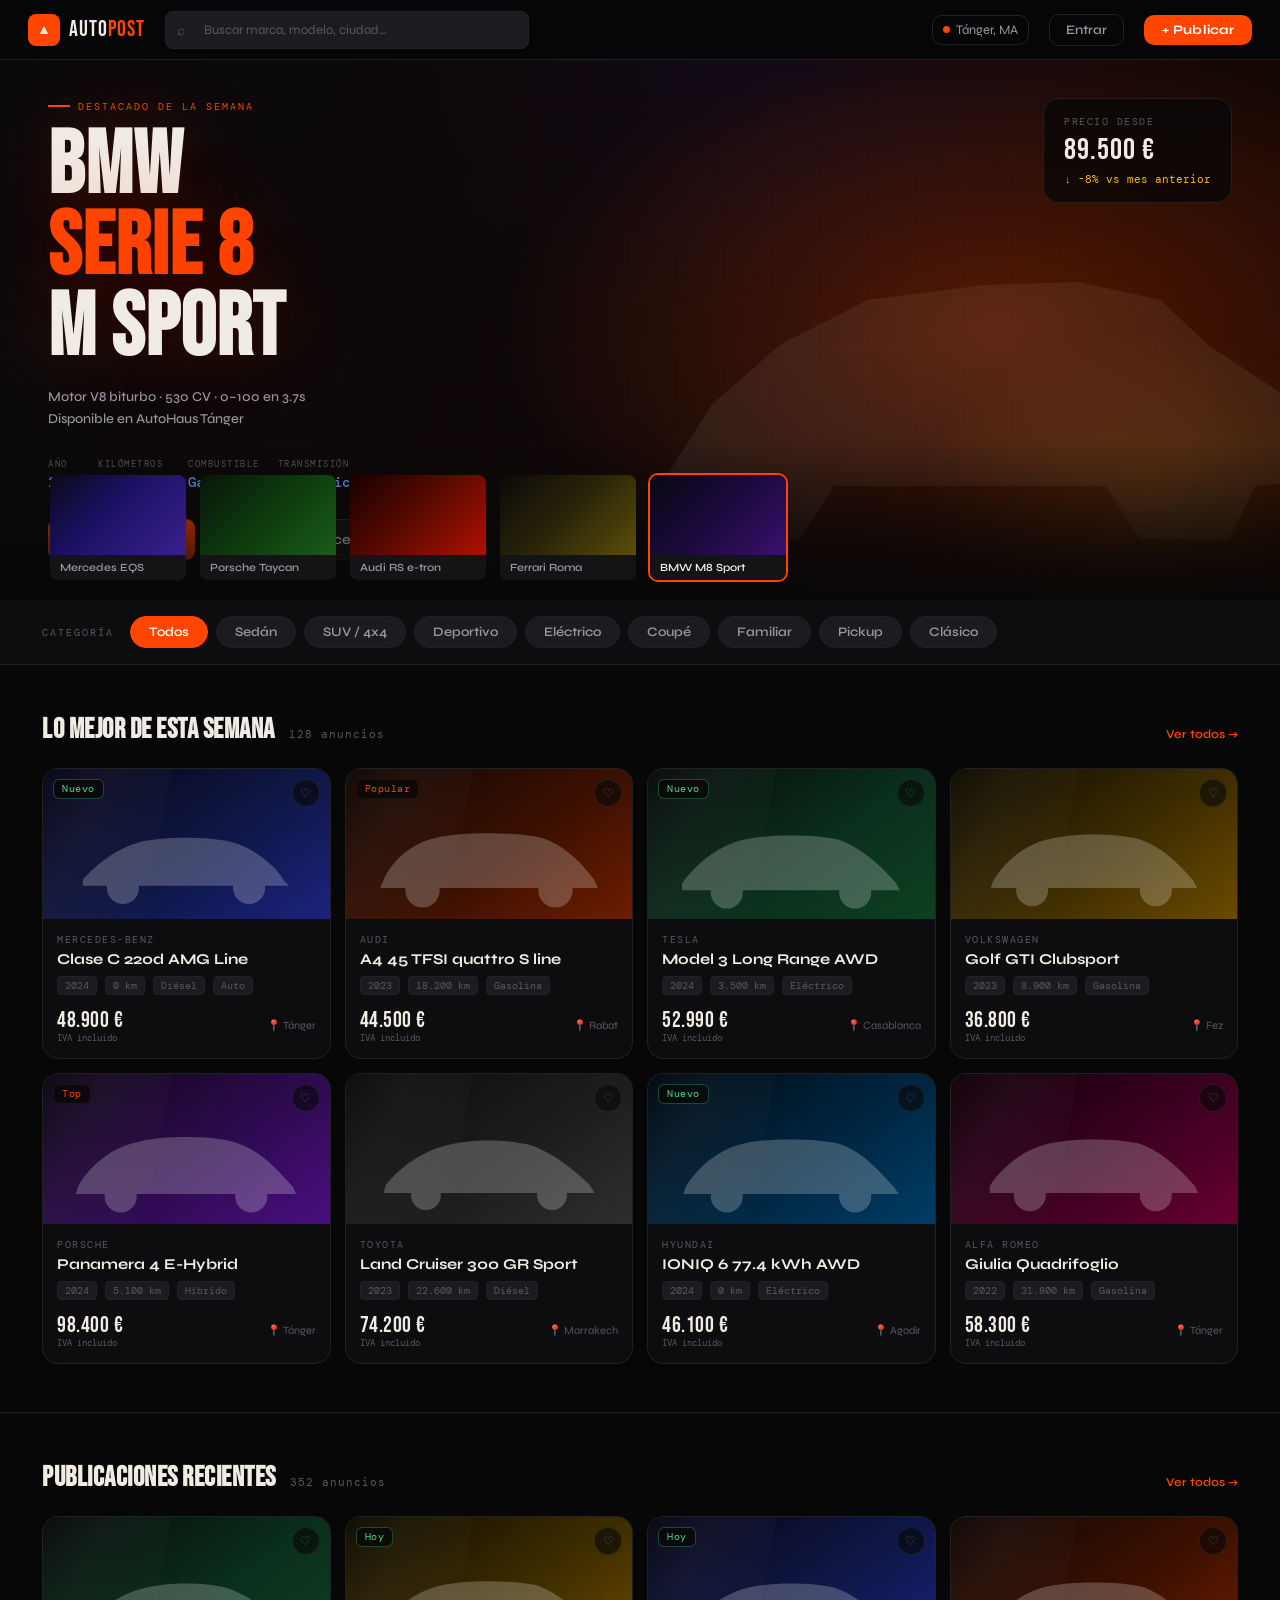
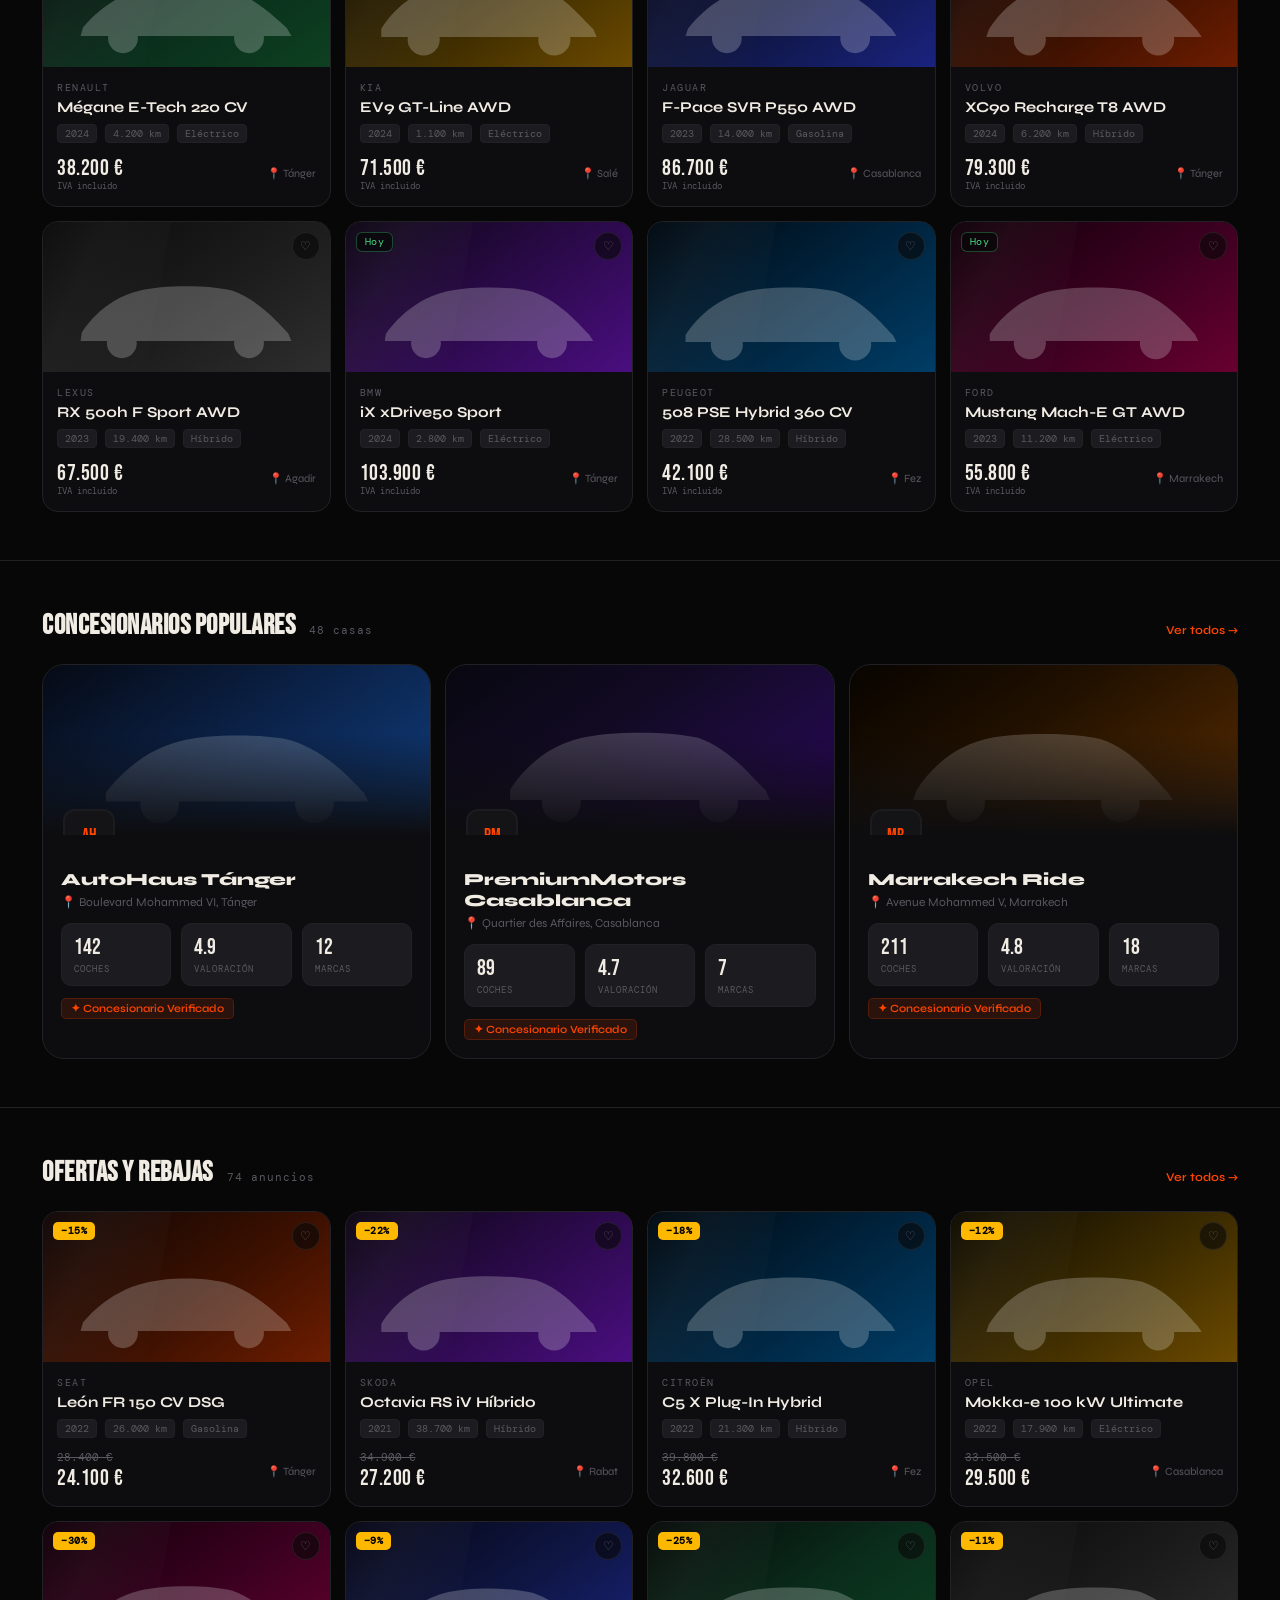
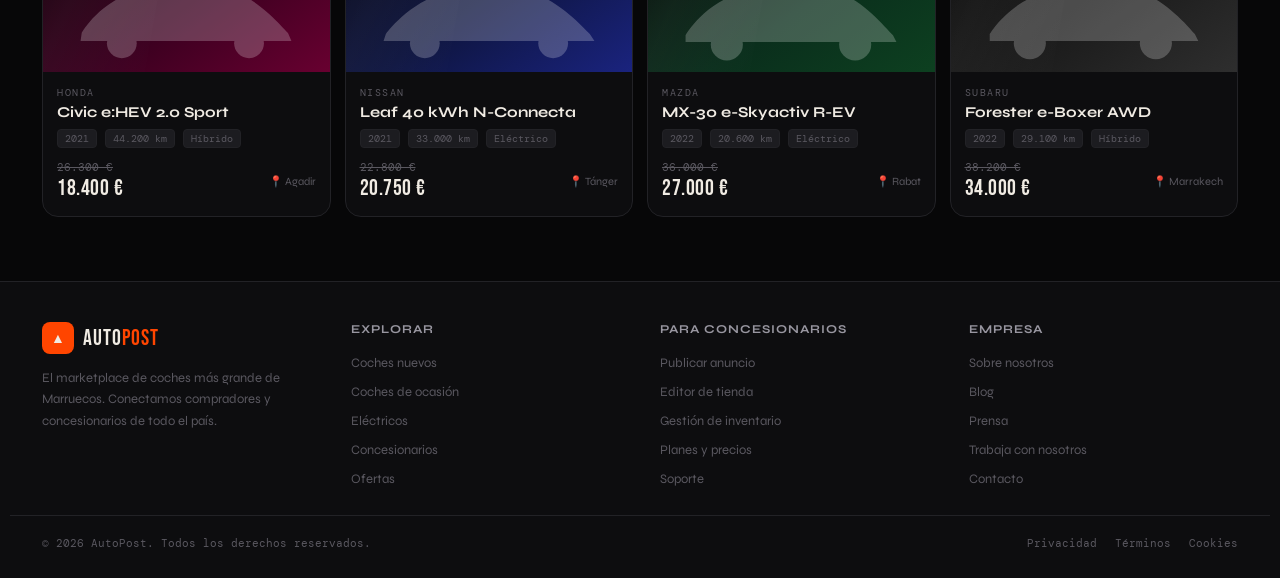
<file: AutoPost/Copia/Acceuil copy.html>
<!DOCTYPE html>
<html lang="es">
<head>
  <meta charset="UTF-8" />
  <meta name="viewport" content="width=device-width, initial-scale=1.0" />
  <title>AutoPost — Encuentra tu próximo coche</title>
  <link rel="preconnect" href="https://fonts.googleapis.com" />
  <link rel="preconnect" href="https://fonts.gstatic.com" crossorigin />
  <link href="https://fonts.googleapis.com/css2?family=Bebas+Neue&family=Syne:wght@400;500;600;700;800&family=DM+Mono:ital,wght@0,300;0,400;0,500;1,300&display=swap" rel="stylesheet" />
 
  <style>
    /* ─── TOKENS ─────────────────────────────────────────── */
    :root {
      --bg:          #070708;
      --s1:          #0D0D0F;
      --s2:          #141416;
      --s3:          #1C1C20;
      --border:      #222226;
      --border-hi:   #333338;
 
      --accent:      #FF4500;
      --accent-dim:  rgba(255,69,0,.12);
      --accent-glow: rgba(255,69,0,.35);
      --amber:       #FFB800;
 
      --txt:         #F0EBE3;
      --txt2:        #9896A0;
      --txt3:        #5A5860;
      --mono:        #5E9BFF;
 
      --f-display: 'Bebas Neue', sans-serif;
      --f-body:    'Syne', sans-serif;
      --f-mono:    'DM Mono', monospace;
 
      --r:   10px;
      --r-lg: 16px;
      --r-xl: 22px;
    }
 
    /* ─── RESET ──────────────────────────────────────────── */
    *, *::before, *::after { margin: 0; padding: 0; box-sizing: border-box; }
    html { scroll-behavior: smooth; }
    body {
      background: var(--bg);
      color: var(--txt);
      font-family: var(--f-body);
      overflow-x: hidden;
      -webkit-font-smoothing: antialiased;
    }
    a { color: inherit; text-decoration: none; }
    button { cursor: pointer; border: none; font-family: var(--f-body); }
    img { display: block; }
 
    /* ─── NAV ────────────────────────────────────────────── */
    .nav {
      position: fixed;
      top: 0; left: 0; right: 0;
      z-index: 100;
      height: 60px;
      display: flex;
      align-items: center;
      padding: 0 28px;
      background: rgba(7,7,8,.88);
      backdrop-filter: blur(24px) saturate(180%);
      border-bottom: 1px solid var(--border);
      gap: 20px;
    }
 
    .nav-logo {
      display: flex;
      align-items: center;
      gap: 9px;
      flex-shrink: 0;
    }
    .nav-logo-icon {
      width: 32px; height: 32px;
      background: var(--accent);
      border-radius: 8px;
      display: flex; align-items: center; justify-content: center;
      font-size: 14px; font-weight: 900;
    }
    .nav-logo-text {
      font-family: var(--f-display);
      font-size: 22px;
      letter-spacing: 1px;
      color: var(--txt);
    }
    .nav-logo-text span { color: var(--accent); }
 
    .nav-search {
      flex: 1;
      max-width: 480px;
      position: relative;
    }
    .nav-search input {
      width: 100%;
      height: 38px;
      background: var(--s3);
      border: 1px solid var(--border);
      border-radius: 8px;
      padding: 0 14px 0 38px;
      font-family: var(--f-body);
      font-size: 13px;
      color: var(--txt);
      outline: none;
      transition: border-color .2s;
    }
    .nav-search input::placeholder { color: var(--txt3); }
    .nav-search input:focus { border-color: var(--border-hi); }
    .nav-search-icon {
      position: absolute;
      left: 12px; top: 50%; transform: translateY(-50%);
      color: var(--txt3);
      font-size: 14px;
      pointer-events: none;
    }
 
    .nav-spacer { flex: 1; }
 
    .nav-location {
      display: flex;
      align-items: center;
      gap: 6px;
      font-size: 13px;
      color: var(--txt2);
      background: none;
      padding: 6px 10px;
      border-radius: var(--r);
      border: 1px solid var(--border);
      transition: border-color .2s, color .2s;
    }
    .nav-location:hover { color: var(--txt); border-color: var(--border-hi); }
    .nav-location-dot {
      width: 7px; height: 7px;
      border-radius: 50%;
      background: var(--accent);
      flex-shrink: 0;
    }
 
    .btn-ghost {
      background: none;
      border: 1px solid var(--border);
      color: var(--txt2);
      padding: 7px 16px;
      border-radius: var(--r);
      font-size: 13px;
      font-weight: 600;
      transition: color .2s, border-color .2s;
    }
    .btn-ghost:hover { color: var(--txt); border-color: var(--border-hi); }
 
    .btn-primary {
      background: var(--accent);
      color: #fff;
      padding: 7px 18px;
      border-radius: var(--r);
      font-size: 13px;
      font-weight: 700;
      letter-spacing: .3px;
      transition: opacity .2s, transform .15s;
    }
    .btn-primary:hover { opacity: .88; transform: translateY(-1px); }
 
    /* ─── HERO ───────────────────────────────────────────── */
    .hero {
      margin-top: 60px;
      position: relative;
      height: 540px;
      overflow: hidden;
    }
 
    /* Animated bg gradient */
    .hero-bg {
      position: absolute; inset: 0;
      background:
        radial-gradient(ellipse 55% 80% at 78% 50%, rgba(255,69,0,.28) 0%, transparent 70%),
        radial-gradient(ellipse 30% 50% at 90% 80%, rgba(255,184,0,.12) 0%, transparent 60%),
        radial-gradient(ellipse 60% 100% at 60% 0%,  rgba(20,10,30,.6) 0%, transparent 50%),
        linear-gradient(125deg, #0A0A0C 0%, #100808 55%, #1A0700 100%);
      animation: heroBreath 8s ease-in-out infinite alternate;
    }
    @keyframes heroBreath {
      from { opacity: 1; }
      to   { opacity: .88; }
    }
 
    /* Fake car silhouette using CSS shapes */
    .hero-car-shape {
      position: absolute;
      right: -30px; bottom: 60px;
      width: 680px; height: 300px;
      opacity: .07;
      background: var(--txt);
      clip-path: polygon(
        5% 80%, 12% 55%, 22% 35%, 35% 20%, 52% 15%,
        66% 14%, 78% 20%, 85% 35%, 95% 50%, 100% 60%,
        100% 80%, 92% 82%, 88% 100%, 75% 100%, 70% 82%,
        30% 82%, 25% 100%, 12% 100%, 8% 82%
      );
      filter: blur(2px);
    }
 
    /* Grid overlay */
    .hero-grid {
      position: absolute; inset: 0;
      background-image:
        linear-gradient(rgba(255,69,0,.04) 1px, transparent 1px),
        linear-gradient(90deg, rgba(255,69,0,.04) 1px, transparent 1px);
      background-size: 48px 48px;
      mask-image: radial-gradient(ellipse 70% 100% at 70% 50%, black 0%, transparent 70%);
    }
 
    .hero-inner {
      position: relative;
      z-index: 2;
      height: 100%;
      display: flex;
      flex-direction: column;
      justify-content: center;
      padding: 0 48px;
      max-width: 560px;
    }
 
    .hero-badge {
      display: inline-flex;
      align-items: center;
      gap: 8px;
      font-family: var(--f-mono);
      font-size: 10px;
      letter-spacing: 2px;
      color: var(--accent);
      text-transform: uppercase;
      margin-bottom: 14px;
    }
    .hero-badge::before {
      content: '';
      display: block;
      width: 22px; height: 2px;
      background: var(--accent);
    }
 
    .hero-title {
      font-family: var(--f-display);
      font-size: clamp(52px, 7vw, 88px);
      line-height: .92;
      letter-spacing: 1px;
      color: var(--txt);
      text-shadow: 0 0 80px rgba(255,69,0,.25);
      margin-bottom: 16px;
    }
    .hero-title span { color: var(--accent); }
 
    .hero-desc {
      font-size: 13.5px;
      line-height: 1.65;
      color: var(--txt2);
      margin-bottom: 28px;
      font-weight: 500;
    }
 
    .hero-meta {
      display: flex;
      gap: 18px;
      margin-bottom: 28px;
    }
    .hero-meta-item {
      display: flex;
      flex-direction: column;
      gap: 3px;
    }
    .hero-meta-label {
      font-family: var(--f-mono);
      font-size: 9px;
      letter-spacing: 1.5px;
      color: var(--txt3);
      text-transform: uppercase;
    }
    .hero-meta-value {
      font-family: var(--f-mono);
      font-size: 14px;
      color: var(--mono);
      font-weight: 500;
    }
 
    .hero-ctas {
      display: flex;
      gap: 12px;
    }
    .btn-hero-primary {
      background: var(--accent);
      color: #fff;
      padding: 11px 26px;
      border-radius: 9px;
      font-size: 14px;
      font-weight: 700;
      letter-spacing: .3px;
      transition: box-shadow .2s, transform .15s;
    }
    .btn-hero-primary:hover {
      box-shadow: 0 6px 28px var(--accent-glow);
      transform: translateY(-2px);
    }
    .btn-hero-ghost {
      background: rgba(255,255,255,.06);
      color: var(--txt);
      padding: 11px 22px;
      border-radius: 9px;
      font-size: 14px;
      font-weight: 600;
      border: 1px solid rgba(255,255,255,.1);
      backdrop-filter: blur(8px);
      transition: background .2s, transform .15s;
    }
    .btn-hero-ghost:hover {
      background: rgba(255,255,255,.1);
      transform: translateY(-2px);
    }
 
    /* Price badge floating */
    .hero-price-badge {
      position: absolute;
      top: 38px; right: 48px;
      background: rgba(7,7,8,.75);
      backdrop-filter: blur(20px);
      border: 1px solid var(--border);
      border-radius: var(--r-lg);
      padding: 16px 20px;
      display: flex;
      flex-direction: column;
      gap: 4px;
    }
    .hero-price-badge .pbl { font-family: var(--f-mono); font-size: 10px; color: var(--txt3); letter-spacing: 1.5px; text-transform: uppercase; }
    .hero-price-badge .pbv { font-family: var(--f-display); font-size: 30px; color: var(--txt); letter-spacing: 1px; }
    .hero-price-badge .pbs { font-family: var(--f-mono); font-size: 11px; color: var(--amber); }
 
    /* ─── HERO THUMBNAILS (PS Store style) ───────────────── */
    .hero-thumbs {
      position: absolute;
      bottom: 0; left: 0; right: 0;
      z-index: 3;
      background: linear-gradient(to top, rgba(7,7,8,.95) 0%, transparent 100%);
      padding: 30px 48px 18px;
      display: flex;
      gap: 10px;
      align-items: flex-end;
    }
 
    .hero-thumb {
      flex-shrink: 0;
      width: 140px;
      border-radius: var(--r);
      overflow: hidden;
      border: 2px solid transparent;
      cursor: pointer;
      transition: transform .2s, border-color .2s;
      position: relative;
    }
    .hero-thumb:hover { transform: translateY(-4px); border-color: var(--border-hi); }
    .hero-thumb.active { border-color: var(--accent); }
    .hero-thumb.active::after {
      content: '';
      position: absolute;
      bottom: -6px; left: 50%; transform: translateX(-50%);
      width: 18px; height: 2px;
      background: var(--accent);
      border-radius: 2px;
    }
 
    .hero-thumb-img {
      height: 80px;
      width: 100%;
    }
    .hero-thumb-label {
      background: var(--s2);
      padding: 6px 10px;
      font-size: 11px;
      font-weight: 600;
      color: var(--txt2);
      white-space: nowrap;
      overflow: hidden;
      text-overflow: ellipsis;
    }
    .hero-thumb.active .hero-thumb-label { color: var(--txt); }
 
    /* Thumb gradient palettes */
    .tg1 { background: linear-gradient(135deg, #0A0A1A 0%, #1a1060 40%, #3a2090 100%); }
    .tg2 { background: linear-gradient(135deg, #0A150A 0%, #0d3b0d 50%, #1a5c1a 100%); }
    .tg3 { background: linear-gradient(135deg, #1A0000 0%, #5c0a00 50%, #b01000 100%); }
    .tg4 { background: linear-gradient(135deg, #0A0A08 0%, #2a2508 50%, #5c4e0a 100%); }
    .tg5 { background: linear-gradient(135deg, #0A0814 0%, #1a0a3c 50%, #3a1070 100%); }
 
    /* Car silhouette SVG-like shapes */
    .thumb-car {
      position: absolute;
      bottom: 26px; left: 50%; transform: translateX(-50%);
      width: 90px; height: 36px;
      opacity: .45;
    }
 
    /* ─── CATEGORIES ─────────────────────────────────────── */
    .categories-wrap {
      border-bottom: 1px solid var(--border);
      background: var(--s1);
    }
    .categories-inner {
      max-width: 1260px;
      margin: 0 auto;
      padding: 0 32px;
      display: flex;
      gap: 8px;
      overflow-x: auto;
      scrollbar-width: none;
      padding-top: 16px;
      padding-bottom: 16px;
      align-items: center;
    }
    .categories-inner::-webkit-scrollbar { display: none; }
 
    .cat-label {
      font-family: var(--f-mono);
      font-size: 10px;
      letter-spacing: 2px;
      color: var(--txt3);
      text-transform: uppercase;
      margin-right: 8px;
      flex-shrink: 0;
    }
 
    .cat-pill {
      flex-shrink: 0;
      padding: 7px 18px;
      border-radius: 40px;
      background: var(--s3);
      border: 1px solid var(--border);
      color: var(--txt2);
      font-size: 13px;
      font-weight: 600;
      transition: all .2s;
    }
    .cat-pill:hover { color: var(--txt); border-color: var(--border-hi); background: var(--s2); }
    .cat-pill.active {
      background: var(--accent);
      border-color: var(--accent);
      color: #fff;
    }
 
    /* ─── CONTAINER & SECTIONS ───────────────────────────── */
    .container {
      max-width: 1260px;
      margin: 0 auto;
      padding: 0 32px;
    }
 
    .section {
      padding: 48px 0 0;
    }
 
    .section-header {
      display: flex;
      align-items: baseline;
      gap: 14px;
      margin-bottom: 22px;
    }
    .section-title {
      font-family: var(--f-display);
      font-size: 28px;
      letter-spacing: .5px;
      color: var(--txt);
    }
    .section-count {
      font-family: var(--f-mono);
      font-size: 11px;
      color: var(--txt3);
      letter-spacing: 1px;
    }
    .section-link {
      margin-left: auto;
      font-size: 12px;
      font-weight: 600;
      color: var(--accent);
      display: flex;
      align-items: center;
      gap: 4px;
      transition: gap .2s;
    }
    .section-link:hover { gap: 7px; }
 
    /* ─── CAR CARD ───────────────────────────────────────── */
    .grid-4 {
      display: grid;
      grid-template-columns: repeat(4, 1fr);
      gap: 14px;
    }
 
    .car-card {
      background: var(--s1);
      border: 1px solid var(--border);
      border-radius: var(--r-lg);
      overflow: hidden;
      cursor: pointer;
      position: relative;
      transition: transform .22s cubic-bezier(.2,.8,.3,1), border-color .2s, box-shadow .22s;
    }
    .car-card:hover {
      transform: translateY(-4px);
      border-color: var(--border-hi);
      box-shadow: 0 12px 40px rgba(0,0,0,.5);
    }
 
    .car-card-img {
      width: 100%;
      height: 150px;
      position: relative;
      overflow: hidden;
    }
 
    /* Card gradient palettes */
    .cg1  { background: linear-gradient(145deg, #060614 0%, #0e1540 50%, #1a237e 100%); }
    .cg2  { background: linear-gradient(145deg, #0f0605 0%, #3b1000 55%, #6d1d00 100%); }
    .cg3  { background: linear-gradient(145deg, #060a08 0%, #0a2e1c 55%, #0d4020 100%); }
    .cg4  { background: linear-gradient(145deg, #0d0a00 0%, #3d2c00 55%, #6b4a00 100%); }
    .cg5  { background: linear-gradient(145deg, #0c0612 0%, #2d0a4e 55%, #4a0e80 100%); }
    .cg6  { background: linear-gradient(145deg, #0a0a0a 0%, #1c1c1c 55%, #2e2e2e 100%); }
    .cg7  { background: linear-gradient(145deg, #00080f 0%, #002540 55%, #003d66 100%); }
    .cg8  { background: linear-gradient(145deg, #0f0008 0%, #3c0020 55%, #680030 100%); }
 
    /* Light streak overlay */
    .car-card-img::after {
      content: '';
      position: absolute;
      top: -30%; left: -20%;
      width: 60%; height: 160%;
      background: linear-gradient(105deg, transparent 0%, rgba(255,255,255,.04) 50%, transparent 100%);
      transform: skewX(-10deg);
      pointer-events: none;
    }
 
    /* Inline SVG car silhouette */
    .car-silhouette {
      position: absolute;
      bottom: 8px; left: 50%; transform: translateX(-50%);
      width: 80%; height: 65%;
      opacity: .22;
    }
 
    .car-badge-tag {
      position: absolute;
      top: 10px; left: 10px;
      background: rgba(7,7,8,.75);
      backdrop-filter: blur(10px);
      border: 1px solid rgba(255,255,255,.08);
      border-radius: 6px;
      padding: 3px 8px;
      font-family: var(--f-mono);
      font-size: 9.5px;
      letter-spacing: .5px;
      color: var(--txt2);
    }
    .car-badge-tag.new { color: #4ade80; border-color: rgba(74,222,128,.3); }
    .car-badge-tag.hot { color: var(--accent); border-color: var(--accent-dim); }
    .car-badge-tag.sale { color: var(--amber); border-color: rgba(255,184,0,.3); }
 
    .car-fav {
      position: absolute;
      top: 10px; right: 10px;
      width: 28px; height: 28px;
      background: rgba(7,7,8,.6);
      backdrop-filter: blur(8px);
      border: 1px solid rgba(255,255,255,.08);
      border-radius: 50%;
      display: flex; align-items: center; justify-content: center;
      font-size: 12px;
      color: var(--txt3);
      transition: color .2s, background .2s;
    }
    .car-fav:hover { color: var(--accent); background: var(--accent-dim); }
 
    .car-card-body {
      padding: 14px 14px 14px;
    }
 
    .car-brand {
      font-family: var(--f-mono);
      font-size: 10px;
      letter-spacing: 1.5px;
      color: var(--txt3);
      text-transform: uppercase;
      margin-bottom: 4px;
    }
 
    .car-name {
      font-size: 15px;
      font-weight: 700;
      color: var(--txt);
      margin-bottom: 8px;
      white-space: nowrap;
      overflow: hidden;
      text-overflow: ellipsis;
    }
 
    .car-specs {
      display: flex;
      gap: 8px;
      margin-bottom: 12px;
      flex-wrap: wrap;
    }
    .car-spec {
      font-family: var(--f-mono);
      font-size: 10px;
      color: var(--txt3);
      background: var(--s3);
      border: 1px solid var(--border);
      border-radius: 4px;
      padding: 2px 7px;
    }
 
    .car-footer {
      display: flex;
      align-items: center;
      justify-content: space-between;
    }
 
    .car-price {
      font-family: var(--f-display);
      font-size: 22px;
      letter-spacing: .5px;
      color: var(--txt);
    }
    .car-price-sub {
      font-family: var(--f-mono);
      font-size: 9px;
      color: var(--txt3);
      margin-top: -2px;
    }
 
    .car-location {
      font-size: 11px;
      color: var(--txt3);
      display: flex;
      align-items: center;
      gap: 4px;
    }
 
    /* ─── DEALER CARDS (Popular car houses) ──────────────── */
    .grid-3 {
      display: grid;
      grid-template-columns: repeat(3, 1fr);
      gap: 14px;
    }
 
    .dealer-card {
      background: var(--s1);
      border: 1px solid var(--border);
      border-radius: var(--r-xl);
      overflow: hidden;
      cursor: pointer;
      transition: transform .22s cubic-bezier(.2,.8,.3,1), border-color .2s, box-shadow .22s;
    }
    .dealer-card:hover {
      transform: translateY(-4px);
      border-color: var(--border-hi);
      box-shadow: 0 14px 44px rgba(0,0,0,.55);
    }
 
    .dealer-hero-img {
      height: 170px;
      position: relative;
      overflow: hidden;
    }
    .dealer-hero-img::after {
      content: '';
      position: absolute; inset: 0;
      background: linear-gradient(to top, var(--s1) 0%, transparent 60%);
    }
 
    .dg1 { background: linear-gradient(145deg, #060a14 0%, #0a1e40 40%, #0d2e60 70%, #0e3d80 100%); }
    .dg2 { background: linear-gradient(145deg, #080810 0%, #120a24 40%, #1e0a40 70%, #2c0060 100%); }
    .dg3 { background: linear-gradient(145deg, #080400 0%, #201000 40%, #3c1e00 70%, #5a2c00 100%); }
 
    .dealer-logo-badge {
      position: absolute;
      bottom: -1px; left: 20px;
      z-index: 2;
      width: 52px; height: 52px;
      border-radius: 12px;
      background: var(--s2);
      border: 2px solid var(--s3);
      display: flex; align-items: center; justify-content: center;
      font-family: var(--f-display);
      font-size: 18px;
      color: var(--accent);
    }
 
    .dealer-body {
      padding: 18px 18px 18px;
    }
 
    .dealer-name {
      font-size: 17px;
      font-weight: 800;
      color: var(--txt);
      margin-bottom: 5px;
    }
 
    .dealer-meta {
      font-size: 12px;
      color: var(--txt3);
      margin-bottom: 14px;
      display: flex;
      gap: 12px;
    }
 
    .dealer-stats {
      display: flex;
      gap: 10px;
    }
    .dealer-stat {
      flex: 1;
      background: var(--s3);
      border: 1px solid var(--border);
      border-radius: var(--r);
      padding: 10px 12px;
    }
    .dealer-stat-val {
      font-family: var(--f-display);
      font-size: 22px;
      color: var(--txt);
    }
    .dealer-stat-label {
      font-family: var(--f-mono);
      font-size: 9px;
      color: var(--txt3);
      letter-spacing: 1px;
      text-transform: uppercase;
      margin-top: 2px;
    }
 
    .dealer-tag {
      display: inline-flex;
      align-items: center;
      gap: 5px;
      background: var(--accent-dim);
      border: 1px solid rgba(255,69,0,.2);
      color: var(--accent);
      font-size: 11px;
      font-weight: 600;
      padding: 3px 9px;
      border-radius: 5px;
      margin-top: 12px;
    }
 
    /* ─── SALES SECTION ──────────────────────────────────── */
    .sale-card {
      position: relative;
    }
    .sale-ribbon {
      position: absolute;
      top: 10px; left: 10px;
      background: var(--amber);
      color: #000;
      font-family: var(--f-mono);
      font-size: 9.5px;
      font-weight: 600;
      letter-spacing: .5px;
      padding: 3px 8px;
      border-radius: 5px;
      z-index: 2;
    }
    .sale-old-price {
      font-family: var(--f-mono);
      font-size: 11px;
      color: var(--txt3);
      text-decoration: line-through;
      margin-bottom: 1px;
    }
 
    /* ─── SECTION DIVIDER ────────────────────────────────── */
    .section-divider {
      height: 1px;
      background: var(--border);
      margin: 48px 0 0;
    }
 
    /* ─── FOOTER ─────────────────────────────────────────── */
    footer {
      margin-top: 64px;
      border-top: 1px solid var(--border);
      background: var(--s1);
      padding: 40px 0 28px;
    }
    .footer-inner {
      max-width: 1260px;
      margin: 0 auto;
      padding: 0 32px;
      display: grid;
      grid-template-columns: 1fr 1fr 1fr 1fr;
      gap: 40px;
    }
    .footer-brand .nav-logo { margin-bottom: 14px; }
    .footer-brand p { font-size: 13px; color: var(--txt3); line-height: 1.65; }
 
    .footer-col h4 {
      font-size: 12px;
      font-weight: 700;
      letter-spacing: 1px;
      text-transform: uppercase;
      color: var(--txt2);
      margin-bottom: 16px;
    }
    .footer-col ul { list-style: none; display: flex; flex-direction: column; gap: 10px; }
    .footer-col ul li a { font-size: 13px; color: var(--txt3); transition: color .2s; }
    .footer-col ul li a:hover { color: var(--txt); }
 
    .footer-bottom {
      max-width: 1260px;
      margin: 28px auto 0;
      padding: 20px 32px 0;
      border-top: 1px solid var(--border);
      display: flex;
      justify-content: space-between;
      align-items: center;
    }
    .footer-bottom p { font-family: var(--f-mono); font-size: 11px; color: var(--txt3); }
    .footer-bottom-links { display: flex; gap: 18px; }
    .footer-bottom-links a { font-family: var(--f-mono); font-size: 11px; color: var(--txt3); transition: color .2s; }
    .footer-bottom-links a:hover { color: var(--txt2); }
 
    /* ─── SCROLL ANIMATION ───────────────────────────────── */
    @keyframes fadeUp {
      from { opacity: 0; transform: translateY(22px); }
      to   { opacity: 1; transform: translateY(0); }
    }
    .car-card { animation: fadeUp .4s ease both; }
    .car-card:nth-child(1) { animation-delay: .05s; }
    .car-card:nth-child(2) { animation-delay: .10s; }
    .car-card:nth-child(3) { animation-delay: .15s; }
    .car-card:nth-child(4) { animation-delay: .20s; }
    .car-card:nth-child(5) { animation-delay: .25s; }
    .car-card:nth-child(6) { animation-delay: .30s; }
    .car-card:nth-child(7) { animation-delay: .35s; }
    .car-card:nth-child(8) { animation-delay: .40s; }
 
    /* ─── SCROLLBAR ──────────────────────────────────────── */
    ::-webkit-scrollbar { width: 5px; height: 5px; }
    ::-webkit-scrollbar-track { background: var(--bg); }
    ::-webkit-scrollbar-thumb { background: var(--s3); border-radius: 10px; }
    ::-webkit-scrollbar-thumb:hover { background: var(--border-hi); }
  </style>
</head>
<body>
 
  <!-- ═══════════════════ NAV ════════════════════════════ -->
  <nav class="nav">
    <div class="nav-logo">
      <div class="nav-logo-icon">▲</div>
      <div class="nav-logo-text">Auto<span>Post</span></div>
    </div>
 
    <div class="nav-search">
      <span class="nav-search-icon">⌕</span>
      <input type="text" placeholder="Buscar marca, modelo, ciudad…" />
    </div>
 
    <div class="nav-spacer"></div>
 
    <button class="nav-location">
      <span class="nav-location-dot"></span>
      Tánger, MA
    </button>
    <button class="btn-ghost">Entrar</button>
    <button class="btn-primary">+ Publicar</button>
  </nav>
 
  <!-- ═══════════════════ HERO ═══════════════════════════ -->
  <section class="hero">
    <div class="hero-bg"></div>
    <div class="hero-grid"></div>
    <div class="hero-car-shape"></div>
 
    <!-- Floating price badge -->
    <div class="hero-price-badge">
      <span class="pbl">Precio desde</span>
      <span class="pbv">89.500 €</span>
      <span class="pbs">↓ -8% vs mes anterior</span>
    </div>
 
    <div class="hero-inner">
      <div class="hero-badge">Destacado de la semana</div>
      <h1 class="hero-title">BMW<br><span>Serie 8</span><br>M Sport</h1>
      <p class="hero-desc">Motor V8 biturbo · 530 CV · 0–100 en 3.7s<br>Disponible en AutoHaus Tánger</p>
 
      <div class="hero-meta">
        <div class="hero-meta-item">
          <span class="hero-meta-label">Año</span>
          <span class="hero-meta-value">2024</span>
        </div>
        <div class="hero-meta-item">
          <span class="hero-meta-label">Kilómetros</span>
          <span class="hero-meta-value">12.400 km</span>
        </div>
        <div class="hero-meta-item">
          <span class="hero-meta-label">Combustible</span>
          <span class="hero-meta-value">Gasolina</span>
        </div>
        <div class="hero-meta-item">
          <span class="hero-meta-label">Transmisión</span>
          <span class="hero-meta-value">Automático</span>
        </div>
      </div>
 
      <div class="hero-ctas">
        <button class="btn-hero-primary">Ver anuncio</button>
        <button class="btn-hero-ghost">Contactar concesionario</button>
      </div>
    </div>
 
    <!-- Thumbnail strip -->
    <div class="hero-thumbs">
      <div class="hero-thumb">
        <div class="hero-thumb-img tg1"></div>
        <div class="hero-thumb-label">Mercedes EQS</div>
      </div>
      <div class="hero-thumb">
        <div class="hero-thumb-img tg2"></div>
        <div class="hero-thumb-label">Porsche Taycan</div>
      </div>
      <div class="hero-thumb">
        <div class="hero-thumb-img tg3"></div>
        <div class="hero-thumb-label">Audi RS e-tron</div>
      </div>
      <div class="hero-thumb">
        <div class="hero-thumb-img tg4"></div>
        <div class="hero-thumb-label">Ferrari Roma</div>
      </div>
      <div class="hero-thumb active">
        <div class="hero-thumb-img tg5"></div>
        <div class="hero-thumb-label">BMW M8 Sport</div>
      </div>
    </div>
  </section>
 
  <!-- ═══════════════════ CATEGORIES ════════════════════ -->
  <div class="categories-wrap">
    <div class="categories-inner">
      <span class="cat-label">Categoría</span>
      <button class="cat-pill active">Todos</button>
      <button class="cat-pill">Sedán</button>
      <button class="cat-pill">SUV / 4x4</button>
      <button class="cat-pill">Deportivo</button>
      <button class="cat-pill">Eléctrico</button>
      <button class="cat-pill">Coupé</button>
      <button class="cat-pill">Familiar</button>
      <button class="cat-pill">Pickup</button>
      <button class="cat-pill">Clásico</button>
    </div>
  </div>
 
  <!-- ═══════════════════ BEST OF THIS WEEK ════════════ -->
  <section class="section">
    <div class="container">
      <div class="section-header">
        <h2 class="section-title">Lo mejor de esta semana</h2>
        <span class="section-count">128 anuncios</span>
        <a href="#" class="section-link">Ver todos →</a>
      </div>
 
      <div class="grid-4">
 
        <!-- Card 1 -->
        <div class="car-card">
          <div class="car-card-img cg1">
            <svg class="car-silhouette" viewBox="0 0 200 80" fill="white" xmlns="http://www.w3.org/2000/svg">
              <path d="M10 55 C10 55 30 30 60 22 C80 17 120 17 140 22 C160 27 180 45 185 55 L190 60 L10 60 Z"/>
              <ellipse cx="45" cy="62" rx="14" ry="14"/>
              <ellipse cx="155" cy="62" rx="14" ry="14"/>
            </svg>
          </div>
          <span class="car-badge-tag new">Nuevo</span>
          <span class="car-fav">♡</span>
          <div class="car-card-body">
            <div class="car-brand">Mercedes-Benz</div>
            <div class="car-name">Clase C 220d AMG Line</div>
            <div class="car-specs">
              <span class="car-spec">2024</span>
              <span class="car-spec">0 km</span>
              <span class="car-spec">Diésel</span>
              <span class="car-spec">Auto</span>
            </div>
            <div class="car-footer">
              <div>
                <div class="car-price">48.900 €</div>
                <div class="car-price-sub">IVA incluido</div>
              </div>
              <span class="car-location">📍 Tánger</span>
            </div>
          </div>
        </div>
 
        <!-- Card 2 -->
        <div class="car-card">
          <div class="car-card-img cg2">
            <svg class="car-silhouette" viewBox="0 0 200 80" fill="white" xmlns="http://www.w3.org/2000/svg">
              <path d="M8 55 C8 55 20 25 55 18 C75 13 125 13 145 18 C170 25 188 50 192 55 L195 62 L5 62 Z"/>
              <ellipse cx="42" cy="64" rx="15" ry="15"/>
              <ellipse cx="158" cy="64" rx="15" ry="15"/>
            </svg>
          </div>
          <span class="car-badge-tag hot">Popular</span>
          <span class="car-fav">♡</span>
          <div class="car-card-body">
            <div class="car-brand">Audi</div>
            <div class="car-name">A4 45 TFSI quattro S line</div>
            <div class="car-specs">
              <span class="car-spec">2023</span>
              <span class="car-spec">18.200 km</span>
              <span class="car-spec">Gasolina</span>
            </div>
            <div class="car-footer">
              <div>
                <div class="car-price">44.500 €</div>
                <div class="car-price-sub">IVA incluido</div>
              </div>
              <span class="car-location">📍 Rabat</span>
            </div>
          </div>
        </div>
 
        <!-- Card 3 -->
        <div class="car-card">
          <div class="car-card-img cg3">
            <svg class="car-silhouette" viewBox="0 0 200 80" fill="white" xmlns="http://www.w3.org/2000/svg">
              <path d="M5 58 C5 58 25 28 58 20 C78 15 122 15 142 20 C165 28 185 50 192 58 L195 64 L5 64 Z"/>
              <ellipse cx="44" cy="66" rx="14" ry="14"/>
              <ellipse cx="156" cy="66" rx="14" ry="14"/>
            </svg>
          </div>
          <span class="car-badge-tag new">Nuevo</span>
          <span class="car-fav">♡</span>
          <div class="car-card-body">
            <div class="car-brand">Tesla</div>
            <div class="car-name">Model 3 Long Range AWD</div>
            <div class="car-specs">
              <span class="car-spec">2024</span>
              <span class="car-spec">3.500 km</span>
              <span class="car-spec">Eléctrico</span>
            </div>
            <div class="car-footer">
              <div>
                <div class="car-price">52.990 €</div>
                <div class="car-price-sub">IVA incluido</div>
              </div>
              <span class="car-location">📍 Casablanca</span>
            </div>
          </div>
        </div>
 
        <!-- Card 4 -->
        <div class="car-card">
          <div class="car-card-img cg4">
            <svg class="car-silhouette" viewBox="0 0 200 80" fill="white" xmlns="http://www.w3.org/2000/svg">
              <path d="M12 56 C12 56 28 26 62 19 C82 14 118 14 138 19 C162 26 180 48 187 56 L190 62 L10 62 Z"/>
              <ellipse cx="46" cy="64" rx="14" ry="14"/>
              <ellipse cx="154" cy="64" rx="14" ry="14"/>
            </svg>
          </div>
          <span class="car-fav">♡</span>
          <div class="car-card-body">
            <div class="car-brand">Volkswagen</div>
            <div class="car-name">Golf GTI Clubsport</div>
            <div class="car-specs">
              <span class="car-spec">2023</span>
              <span class="car-spec">8.900 km</span>
              <span class="car-spec">Gasolina</span>
            </div>
            <div class="car-footer">
              <div>
                <div class="car-price">36.800 €</div>
                <div class="car-price-sub">IVA incluido</div>
              </div>
              <span class="car-location">📍 Fez</span>
            </div>
          </div>
        </div>
 
        <!-- Card 5 -->
        <div class="car-card">
          <div class="car-card-img cg5">
            <svg class="car-silhouette" viewBox="0 0 200 80" fill="white" xmlns="http://www.w3.org/2000/svg">
              <path d="M6 56 C6 56 22 24 60 17 C80 12 120 12 140 17 C168 24 186 50 193 56 L196 63 L4 63 Z"/>
              <ellipse cx="43" cy="65" rx="14" ry="14"/>
              <ellipse cx="157" cy="65" rx="14" ry="14"/>
            </svg>
          </div>
          <span class="car-badge-tag hot">Top</span>
          <span class="car-fav">♡</span>
          <div class="car-card-body">
            <div class="car-brand">Porsche</div>
            <div class="car-name">Panamera 4 E-Hybrid</div>
            <div class="car-specs">
              <span class="car-spec">2024</span>
              <span class="car-spec">5.100 km</span>
              <span class="car-spec">Híbrido</span>
            </div>
            <div class="car-footer">
              <div>
                <div class="car-price">98.400 €</div>
                <div class="car-price-sub">IVA incluido</div>
              </div>
              <span class="car-location">📍 Tánger</span>
            </div>
          </div>
        </div>
 
        <!-- Card 6 -->
        <div class="car-card">
          <div class="car-card-img cg6">
            <svg class="car-silhouette" viewBox="0 0 200 80" fill="white" xmlns="http://www.w3.org/2000/svg">
              <path d="M10 55 C10 55 30 28 65 20 C85 15 115 15 135 20 C160 28 180 48 188 55 L192 62 L8 62 Z"/>
              <ellipse cx="45" cy="64" rx="13" ry="13"/>
              <ellipse cx="155" cy="64" rx="13" ry="13"/>
            </svg>
          </div>
          <span class="car-fav">♡</span>
          <div class="car-card-body">
            <div class="car-brand">Toyota</div>
            <div class="car-name">Land Cruiser 300 GR Sport</div>
            <div class="car-specs">
              <span class="car-spec">2023</span>
              <span class="car-spec">22.600 km</span>
              <span class="car-spec">Diésel</span>
            </div>
            <div class="car-footer">
              <div>
                <div class="car-price">74.200 €</div>
                <div class="car-price-sub">IVA incluido</div>
              </div>
              <span class="car-location">📍 Marrakech</span>
            </div>
          </div>
        </div>
 
        <!-- Card 7 -->
        <div class="car-card">
          <div class="car-card-img cg7">
            <svg class="car-silhouette" viewBox="0 0 200 80" fill="white" xmlns="http://www.w3.org/2000/svg">
              <path d="M8 57 C8 57 24 27 58 19 C78 14 122 14 142 19 C166 27 183 50 190 57 L194 63 L6 63 Z"/>
              <ellipse cx="44" cy="65" rx="14" ry="14"/>
              <ellipse cx="156" cy="65" rx="14" ry="14"/>
            </svg>
          </div>
          <span class="car-badge-tag new">Nuevo</span>
          <span class="car-fav">♡</span>
          <div class="car-card-body">
            <div class="car-brand">Hyundai</div>
            <div class="car-name">IONIQ 6 77.4 kWh AWD</div>
            <div class="car-specs">
              <span class="car-spec">2024</span>
              <span class="car-spec">0 km</span>
              <span class="car-spec">Eléctrico</span>
            </div>
            <div class="car-footer">
              <div>
                <div class="car-price">46.100 €</div>
                <div class="car-price-sub">IVA incluido</div>
              </div>
              <span class="car-location">📍 Agadir</span>
            </div>
          </div>
        </div>
 
        <!-- Card 8 -->
        <div class="car-card">
          <div class="car-card-img cg8">
            <svg class="car-silhouette" viewBox="0 0 200 80" fill="white" xmlns="http://www.w3.org/2000/svg">
              <path d="M9 56 C9 56 26 27 60 19 C80 14 120 14 140 19 C163 27 182 49 188 56 L191 62 L9 62 Z"/>
              <ellipse cx="44" cy="64" rx="14" ry="14"/>
              <ellipse cx="154" cy="64" rx="14" ry="14"/>
            </svg>
          </div>
          <span class="car-fav">♡</span>
          <div class="car-card-body">
            <div class="car-brand">Alfa Romeo</div>
            <div class="car-name">Giulia Quadrifoglio</div>
            <div class="car-specs">
              <span class="car-spec">2022</span>
              <span class="car-spec">31.800 km</span>
              <span class="car-spec">Gasolina</span>
            </div>
            <div class="car-footer">
              <div>
                <div class="car-price">58.300 €</div>
                <div class="car-price-sub">IVA incluido</div>
              </div>
              <span class="car-location">📍 Tánger</span>
            </div>
          </div>
        </div>
 
      </div>
    </div>
  </section>
 
  <div class="section-divider"></div>
 
  <!-- ═══════════════════ RECENT POSTS ══════════════════ -->
  <section class="section">
    <div class="container">
      <div class="section-header">
        <h2 class="section-title">Publicaciones recientes</h2>
        <span class="section-count">352 anuncios</span>
        <a href="#" class="section-link">Ver todos →</a>
      </div>
 
      <div class="grid-4">
        <div class="car-card">
          <div class="car-card-img cg3">
            <svg class="car-silhouette" viewBox="0 0 200 80" fill="white" xmlns="http://www.w3.org/2000/svg">
              <path d="M10 55 C10 55 30 28 65 20 C85 15 115 15 135 20 C160 28 180 48 188 55 L192 62 L8 62 Z"/>
              <ellipse cx="45" cy="64" rx="13" ry="13"/>
              <ellipse cx="155" cy="64" rx="13" ry="13"/>
            </svg>
          </div>
          <span class="car-fav">♡</span>
          <div class="car-card-body">
            <div class="car-brand">Renault</div>
            <div class="car-name">Mégane E-Tech 220 CV</div>
            <div class="car-specs">
              <span class="car-spec">2024</span>
              <span class="car-spec">4.200 km</span>
              <span class="car-spec">Eléctrico</span>
            </div>
            <div class="car-footer">
              <div>
                <div class="car-price">38.200 €</div>
                <div class="car-price-sub">IVA incluido</div>
              </div>
              <span class="car-location">📍 Tánger</span>
            </div>
          </div>
        </div>
 
        <div class="car-card">
          <div class="car-card-img cg4">
            <svg class="car-silhouette" viewBox="0 0 200 80" fill="white" xmlns="http://www.w3.org/2000/svg">
              <path d="M6 56 C6 56 22 26 58 18 C78 13 122 13 142 18 C166 26 184 50 191 56 L194 63 L6 63 Z"/>
              <ellipse cx="43" cy="65" rx="14" ry="14"/>
              <ellipse cx="157" cy="65" rx="14" ry="14"/>
            </svg>
          </div>
          <span class="car-badge-tag new">Hoy</span>
          <span class="car-fav">♡</span>
          <div class="car-card-body">
            <div class="car-brand">Kia</div>
            <div class="car-name">EV9 GT-Line AWD</div>
            <div class="car-specs">
              <span class="car-spec">2024</span>
              <span class="car-spec">1.100 km</span>
              <span class="car-spec">Eléctrico</span>
            </div>
            <div class="car-footer">
              <div>
                <div class="car-price">71.500 €</div>
                <div class="car-price-sub">IVA incluido</div>
              </div>
              <span class="car-location">📍 Salé</span>
            </div>
          </div>
        </div>
 
        <div class="car-card">
          <div class="car-card-img cg1">
            <svg class="car-silhouette" viewBox="0 0 200 80" fill="white" xmlns="http://www.w3.org/2000/svg">
              <path d="M10 56 C10 56 30 28 62 20 C82 15 118 15 138 20 C162 28 182 50 188 56 L192 62 L8 62 Z"/>
              <ellipse cx="44" cy="64" rx="13" ry="13"/>
              <ellipse cx="156" cy="64" rx="13" ry="13"/>
            </svg>
          </div>
          <span class="car-badge-tag new">Hoy</span>
          <span class="car-fav">♡</span>
          <div class="car-card-body">
            <div class="car-brand">Jaguar</div>
            <div class="car-name">F-Pace SVR P550 AWD</div>
            <div class="car-specs">
              <span class="car-spec">2023</span>
              <span class="car-spec">14.000 km</span>
              <span class="car-spec">Gasolina</span>
            </div>
            <div class="car-footer">
              <div>
                <div class="car-price">86.700 €</div>
                <div class="car-price-sub">IVA incluido</div>
              </div>
              <span class="car-location">📍 Casablanca</span>
            </div>
          </div>
        </div>
 
        <div class="car-card">
          <div class="car-card-img cg2">
            <svg class="car-silhouette" viewBox="0 0 200 80" fill="white" xmlns="http://www.w3.org/2000/svg">
              <path d="M8 57 C8 57 24 27 58 19 C78 14 122 14 142 19 C166 27 183 50 190 57 L194 63 L6 63 Z"/>
              <ellipse cx="44" cy="65" rx="14" ry="14"/>
              <ellipse cx="156" cy="65" rx="14" ry="14"/>
            </svg>
          </div>
          <span class="car-fav">♡</span>
          <div class="car-card-body">
            <div class="car-brand">Volvo</div>
            <div class="car-name">XC90 Recharge T8 AWD</div>
            <div class="car-specs">
              <span class="car-spec">2024</span>
              <span class="car-spec">6.200 km</span>
              <span class="car-spec">Híbrido</span>
            </div>
            <div class="car-footer">
              <div>
                <div class="car-price">79.300 €</div>
                <div class="car-price-sub">IVA incluido</div>
              </div>
              <span class="car-location">📍 Tánger</span>
            </div>
          </div>
        </div>
 
        <div class="car-card">
          <div class="car-card-img cg6">
            <svg class="car-silhouette" viewBox="0 0 200 80" fill="white" xmlns="http://www.w3.org/2000/svg">
              <path d="M9 55 C9 55 25 26 60 18 C80 13 120 13 140 18 C164 26 183 49 189 55 L192 62 L8 62 Z"/>
              <ellipse cx="44" cy="64" rx="13" ry="13"/>
              <ellipse cx="155" cy="64" rx="13" ry="13"/>
            </svg>
          </div>
          <span class="car-fav">♡</span>
          <div class="car-card-body">
            <div class="car-brand">Lexus</div>
            <div class="car-name">RX 500h F Sport AWD</div>
            <div class="car-specs">
              <span class="car-spec">2023</span>
              <span class="car-spec">19.400 km</span>
              <span class="car-spec">Híbrido</span>
            </div>
            <div class="car-footer">
              <div>
                <div class="car-price">67.500 €</div>
                <div class="car-price-sub">IVA incluido</div>
              </div>
              <span class="car-location">📍 Agadir</span>
            </div>
          </div>
        </div>
 
        <div class="car-card">
          <div class="car-card-img cg5">
            <svg class="car-silhouette" viewBox="0 0 200 80" fill="white" xmlns="http://www.w3.org/2000/svg">
              <path d="M10 56 C10 56 28 27 62 19 C82 14 118 14 138 19 C162 27 181 50 187 56 L191 62 L9 62 Z"/>
              <ellipse cx="45" cy="64" rx="13" ry="13"/>
              <ellipse cx="155" cy="64" rx="13" ry="13"/>
            </svg>
          </div>
          <span class="car-badge-tag new">Hoy</span>
          <span class="car-fav">♡</span>
          <div class="car-card-body">
            <div class="car-brand">BMW</div>
            <div class="car-name">iX xDrive50 Sport</div>
            <div class="car-specs">
              <span class="car-spec">2024</span>
              <span class="car-spec">2.800 km</span>
              <span class="car-spec">Eléctrico</span>
            </div>
            <div class="car-footer">
              <div>
                <div class="car-price">103.900 €</div>
                <div class="car-price-sub">IVA incluido</div>
              </div>
              <span class="car-location">📍 Tánger</span>
            </div>
          </div>
        </div>
 
        <div class="car-card">
          <div class="car-card-img cg7">
            <svg class="car-silhouette" viewBox="0 0 200 80" fill="white" xmlns="http://www.w3.org/2000/svg">
              <path d="M8 57 C8 57 25 27 60 19 C80 14 120 14 140 19 C164 27 182 50 189 57 L192 63 L8 63 Z"/>
              <ellipse cx="44" cy="65" rx="14" ry="14"/>
              <ellipse cx="156" cy="65" rx="14" ry="14"/>
            </svg>
          </div>
          <span class="car-fav">♡</span>
          <div class="car-card-body">
            <div class="car-brand">Peugeot</div>
            <div class="car-name">508 PSE Hybrid 360 CV</div>
            <div class="car-specs">
              <span class="car-spec">2022</span>
              <span class="car-spec">28.500 km</span>
              <span class="car-spec">Híbrido</span>
            </div>
            <div class="car-footer">
              <div>
                <div class="car-price">42.100 €</div>
                <div class="car-price-sub">IVA incluido</div>
              </div>
              <span class="car-location">📍 Fez</span>
            </div>
          </div>
        </div>
 
        <div class="car-card">
          <div class="car-card-img cg8">
            <svg class="car-silhouette" viewBox="0 0 200 80" fill="white" xmlns="http://www.w3.org/2000/svg">
              <path d="M9 56 C9 56 26 27 60 19 C80 14 120 14 140 19 C163 27 182 49 188 56 L191 62 L9 62 Z"/>
              <ellipse cx="44" cy="64" rx="14" ry="14"/>
              <ellipse cx="154" cy="64" rx="14" ry="14"/>
            </svg>
          </div>
          <span class="car-badge-tag new">Hoy</span>
          <span class="car-fav">♡</span>
          <div class="car-card-body">
            <div class="car-brand">Ford</div>
            <div class="car-name">Mustang Mach-E GT AWD</div>
            <div class="car-specs">
              <span class="car-spec">2023</span>
              <span class="car-spec">11.200 km</span>
              <span class="car-spec">Eléctrico</span>
            </div>
            <div class="car-footer">
              <div>
                <div class="car-price">55.800 €</div>
                <div class="car-price-sub">IVA incluido</div>
              </div>
              <span class="car-location">📍 Marrakech</span>
            </div>
          </div>
        </div>
 
      </div>
    </div>
  </section>
 
  <div class="section-divider"></div>
 
  <!-- ═══════════════════ POPULAR DEALERS ══════════════ -->
  <section class="section">
    <div class="container">
      <div class="section-header">
        <h2 class="section-title">Concesionarios populares</h2>
        <span class="section-count">48 casas</span>
        <a href="#" class="section-link">Ver todos →</a>
      </div>
 
      <div class="grid-3">
 
        <div class="dealer-card">
          <div class="dealer-hero-img dg1">
            <svg style="position:absolute;bottom:12px;left:50%;transform:translateX(-50%);width:75%;height:65%;opacity:.18;" viewBox="0 0 200 80" fill="white" xmlns="http://www.w3.org/2000/svg">
              <path d="M5 58 C5 58 25 28 60 20 C80 15 120 15 140 20 C165 28 185 50 192 58 L195 64 L5 64 Z"/>
              <ellipse cx="44" cy="66" rx="14" ry="14"/>
              <ellipse cx="156" cy="66" rx="14" ry="14"/>
            </svg>
            <div class="dealer-logo-badge" style="position:absolute;bottom:-26px;left:20px;z-index:10;">AH</div>
          </div>
          <div class="dealer-body" style="padding-top:34px;">
            <div class="dealer-name">AutoHaus Tánger</div>
            <div class="dealer-meta">
              <span>📍 Boulevard Mohammed VI, Tánger</span>
            </div>
            <div class="dealer-stats">
              <div class="dealer-stat">
                <div class="dealer-stat-val">142</div>
                <div class="dealer-stat-label">Coches</div>
              </div>
              <div class="dealer-stat">
                <div class="dealer-stat-val">4.9</div>
                <div class="dealer-stat-label">Valoración</div>
              </div>
              <div class="dealer-stat">
                <div class="dealer-stat-val">12</div>
                <div class="dealer-stat-label">Marcas</div>
              </div>
            </div>
            <div class="dealer-tag">✦ Concesionario Verificado</div>
          </div>
        </div>
 
        <div class="dealer-card">
          <div class="dealer-hero-img dg2">
            <svg style="position:absolute;bottom:12px;left:50%;transform:translateX(-50%);width:75%;height:65%;opacity:.18;" viewBox="0 0 200 80" fill="white" xmlns="http://www.w3.org/2000/svg">
              <path d="M6 56 C6 56 22 26 58 18 C78 13 122 13 142 18 C166 26 184 50 191 56 L194 63 L6 63 Z"/>
              <ellipse cx="43" cy="65" rx="14" ry="14"/>
              <ellipse cx="157" cy="65" rx="14" ry="14"/>
            </svg>
            <div class="dealer-logo-badge" style="position:absolute;bottom:-26px;left:20px;z-index:10;">PM</div>
          </div>
          <div class="dealer-body" style="padding-top:34px;">
            <div class="dealer-name">PremiumMotors Casablanca</div>
            <div class="dealer-meta">
              <span>📍 Quartier des Affaires, Casablanca</span>
            </div>
            <div class="dealer-stats">
              <div class="dealer-stat">
                <div class="dealer-stat-val">89</div>
                <div class="dealer-stat-label">Coches</div>
              </div>
              <div class="dealer-stat">
                <div class="dealer-stat-val">4.7</div>
                <div class="dealer-stat-label">Valoración</div>
              </div>
              <div class="dealer-stat">
                <div class="dealer-stat-val">7</div>
                <div class="dealer-stat-label">Marcas</div>
              </div>
            </div>
            <div class="dealer-tag">✦ Concesionario Verificado</div>
          </div>
        </div>
 
        <div class="dealer-card">
          <div class="dealer-hero-img dg3">
            <svg style="position:absolute;bottom:12px;left:50%;transform:translateX(-50%);width:75%;height:65%;opacity:.18;" viewBox="0 0 200 80" fill="white" xmlns="http://www.w3.org/2000/svg">
              <path d="M8 57 C8 57 24 27 58 19 C78 14 122 14 142 19 C166 27 183 50 190 57 L194 63 L6 63 Z"/>
              <ellipse cx="44" cy="65" rx="14" ry="14"/>
              <ellipse cx="156" cy="65" rx="14" ry="14"/>
            </svg>
            <div class="dealer-logo-badge" style="position:absolute;bottom:-26px;left:20px;z-index:10;">MR</div>
          </div>
          <div class="dealer-body" style="padding-top:34px;">
            <div class="dealer-name">Marrakech Ride</div>
            <div class="dealer-meta">
              <span>📍 Avenue Mohammed V, Marrakech</span>
            </div>
            <div class="dealer-stats">
              <div class="dealer-stat">
                <div class="dealer-stat-val">211</div>
                <div class="dealer-stat-label">Coches</div>
              </div>
              <div class="dealer-stat">
                <div class="dealer-stat-val">4.8</div>
                <div class="dealer-stat-label">Valoración</div>
              </div>
              <div class="dealer-stat">
                <div class="dealer-stat-val">18</div>
                <div class="dealer-stat-label">Marcas</div>
              </div>
            </div>
            <div class="dealer-tag">✦ Concesionario Verificado</div>
          </div>
        </div>
 
      </div>
    </div>
  </section>
 
  <div class="section-divider"></div>
 
  <!-- ═══════════════════ SALES ═════════════════════════ -->
  <section class="section">
    <div class="container">
      <div class="section-header">
        <h2 class="section-title">Ofertas y rebajas</h2>
        <span class="section-count">74 anuncios</span>
        <a href="#" class="section-link">Ver todos →</a>
      </div>
 
      <div class="grid-4">
 
        <div class="car-card sale-card">
          <div class="car-card-img cg2">
            <svg class="car-silhouette" viewBox="0 0 200 80" fill="white" xmlns="http://www.w3.org/2000/svg">
              <path d="M10 55 C10 55 30 28 65 20 C85 15 115 15 135 20 C160 28 180 48 188 55 L192 62 L8 62 Z"/>
              <ellipse cx="45" cy="64" rx="13" ry="13"/>
              <ellipse cx="155" cy="64" rx="13" ry="13"/>
            </svg>
          </div>
          <span class="sale-ribbon">−15%</span>
          <span class="car-fav">♡</span>
          <div class="car-card-body">
            <div class="car-brand">Seat</div>
            <div class="car-name">León FR 150 CV DSG</div>
            <div class="car-specs">
              <span class="car-spec">2022</span>
              <span class="car-spec">26.000 km</span>
              <span class="car-spec">Gasolina</span>
            </div>
            <div class="car-footer">
              <div>
                <div class="sale-old-price">28.400 €</div>
                <div class="car-price">24.100 €</div>
              </div>
              <span class="car-location">📍 Tánger</span>
            </div>
          </div>
        </div>
 
        <div class="car-card sale-card">
          <div class="car-card-img cg5">
            <svg class="car-silhouette" viewBox="0 0 200 80" fill="white" xmlns="http://www.w3.org/2000/svg">
              <path d="M6 56 C6 56 22 26 58 18 C78 13 122 13 142 18 C166 26 184 50 191 56 L194 63 L6 63 Z"/>
              <ellipse cx="43" cy="65" rx="14" ry="14"/>
              <ellipse cx="157" cy="65" rx="14" ry="14"/>
            </svg>
          </div>
          <span class="sale-ribbon">−22%</span>
          <span class="car-fav">♡</span>
          <div class="car-card-body">
            <div class="car-brand">Skoda</div>
            <div class="car-name">Octavia RS iV Híbrido</div>
            <div class="car-specs">
              <span class="car-spec">2021</span>
              <span class="car-spec">38.700 km</span>
              <span class="car-spec">Híbrido</span>
            </div>
            <div class="car-footer">
              <div>
                <div class="sale-old-price">34.900 €</div>
                <div class="car-price">27.200 €</div>
              </div>
              <span class="car-location">📍 Rabat</span>
            </div>
          </div>
        </div>
 
        <div class="car-card sale-card">
          <div class="car-card-img cg7">
            <svg class="car-silhouette" viewBox="0 0 200 80" fill="white" xmlns="http://www.w3.org/2000/svg">
              <path d="M10 56 C10 56 28 27 62 19 C82 14 118 14 138 19 C162 27 181 50 187 56 L191 62 L9 62 Z"/>
              <ellipse cx="45" cy="64" rx="13" ry="13"/>
              <ellipse cx="155" cy="64" rx="13" ry="13"/>
            </svg>
          </div>
          <span class="sale-ribbon">−18%</span>
          <span class="car-fav">♡</span>
          <div class="car-card-body">
            <div class="car-brand">Citroën</div>
            <div class="car-name">C5 X Plug-In Hybrid</div>
            <div class="car-specs">
              <span class="car-spec">2022</span>
              <span class="car-spec">21.300 km</span>
              <span class="car-spec">Híbrido</span>
            </div>
            <div class="car-footer">
              <div>
                <div class="sale-old-price">39.800 €</div>
                <div class="car-price">32.600 €</div>
              </div>
              <span class="car-location">📍 Fez</span>
            </div>
          </div>
        </div>
 
        <div class="car-card sale-card">
          <div class="car-card-img cg4">
            <svg class="car-silhouette" viewBox="0 0 200 80" fill="white" xmlns="http://www.w3.org/2000/svg">
              <path d="M8 57 C8 57 24 27 58 19 C78 14 122 14 142 19 C166 27 183 50 190 57 L194 63 L6 63 Z"/>
              <ellipse cx="44" cy="65" rx="14" ry="14"/>
              <ellipse cx="156" cy="65" rx="14" ry="14"/>
            </svg>
          </div>
          <span class="sale-ribbon">−12%</span>
          <span class="car-fav">♡</span>
          <div class="car-card-body">
            <div class="car-brand">Opel</div>
            <div class="car-name">Mokka-e 100 kW Ultimate</div>
            <div class="car-specs">
              <span class="car-spec">2022</span>
              <span class="car-spec">17.900 km</span>
              <span class="car-spec">Eléctrico</span>
            </div>
            <div class="car-footer">
              <div>
                <div class="sale-old-price">33.500 €</div>
                <div class="car-price">29.500 €</div>
              </div>
              <span class="car-location">📍 Casablanca</span>
            </div>
          </div>
        </div>
 
        <div class="car-card sale-card">
          <div class="car-card-img cg8">
            <svg class="car-silhouette" viewBox="0 0 200 80" fill="white" xmlns="http://www.w3.org/2000/svg">
              <path d="M9 55 C9 55 25 26 60 18 C80 13 120 13 140 18 C164 26 183 49 189 55 L192 62 L8 62 Z"/>
              <ellipse cx="44" cy="64" rx="13" ry="13"/>
              <ellipse cx="155" cy="64" rx="13" ry="13"/>
            </svg>
          </div>
          <span class="sale-ribbon">−30%</span>
          <span class="car-fav">♡</span>
          <div class="car-card-body">
            <div class="car-brand">Honda</div>
            <div class="car-name">Civic e:HEV 2.0 Sport</div>
            <div class="car-specs">
              <span class="car-spec">2021</span>
              <span class="car-spec">44.200 km</span>
              <span class="car-spec">Híbrido</span>
            </div>
            <div class="car-footer">
              <div>
                <div class="sale-old-price">26.300 €</div>
                <div class="car-price">18.400 €</div>
              </div>
              <span class="car-location">📍 Agadir</span>
            </div>
          </div>
        </div>
 
        <div class="car-card sale-card">
          <div class="car-card-img cg1">
            <svg class="car-silhouette" viewBox="0 0 200 80" fill="white" xmlns="http://www.w3.org/2000/svg">
              <path d="M10 56 C10 56 30 28 62 20 C82 15 118 15 138 20 C162 28 182 50 188 56 L192 62 L8 62 Z"/>
              <ellipse cx="44" cy="64" rx="13" ry="13"/>
              <ellipse cx="156" cy="64" rx="13" ry="13"/>
            </svg>
          </div>
          <span class="sale-ribbon">−9%</span>
          <span class="car-fav">♡</span>
          <div class="car-card-body">
            <div class="car-brand">Nissan</div>
            <div class="car-name">Leaf 40 kWh N-Connecta</div>
            <div class="car-specs">
              <span class="car-spec">2021</span>
              <span class="car-spec">33.000 km</span>
              <span class="car-spec">Eléctrico</span>
            </div>
            <div class="car-footer">
              <div>
                <div class="sale-old-price">22.800 €</div>
                <div class="car-price">20.750 €</div>
              </div>
              <span class="car-location">📍 Tánger</span>
            </div>
          </div>
        </div>
 
        <div class="car-card sale-card">
          <div class="car-card-img cg3">
            <svg class="car-silhouette" viewBox="0 0 200 80" fill="white" xmlns="http://www.w3.org/2000/svg">
              <path d="M8 57 C8 57 25 27 60 19 C80 14 120 14 140 19 C164 27 182 50 189 57 L192 63 L8 63 Z"/>
              <ellipse cx="44" cy="65" rx="14" ry="14"/>
              <ellipse cx="156" cy="65" rx="14" ry="14"/>
            </svg>
          </div>
          <span class="sale-ribbon">−25%</span>
          <span class="car-fav">♡</span>
          <div class="car-card-body">
            <div class="car-brand">Mazda</div>
            <div class="car-name">MX-30 e-Skyactiv R-EV</div>
            <div class="car-specs">
              <span class="car-spec">2022</span>
              <span class="car-spec">20.600 km</span>
              <span class="car-spec">Eléctrico</span>
            </div>
            <div class="car-footer">
              <div>
                <div class="sale-old-price">36.000 €</div>
                <div class="car-price">27.000 €</div>
              </div>
              <span class="car-location">📍 Rabat</span>
            </div>
          </div>
        </div>
 
        <div class="car-card sale-card">
          <div class="car-card-img cg6">
            <svg class="car-silhouette" viewBox="0 0 200 80" fill="white" xmlns="http://www.w3.org/2000/svg">
              <path d="M9 56 C9 56 26 27 60 19 C80 14 120 14 140 19 C163 27 182 49 188 56 L191 62 L9 62 Z"/>
              <ellipse cx="44" cy="64" rx="14" ry="14"/>
              <ellipse cx="154" cy="64" rx="14" ry="14"/>
            </svg>
          </div>
          <span class="sale-ribbon">−11%</span>
          <span class="car-fav">♡</span>
          <div class="car-card-body">
            <div class="car-brand">Subaru</div>
            <div class="car-name">Forester e-Boxer AWD</div>
            <div class="car-specs">
              <span class="car-spec">2022</span>
              <span class="car-spec">29.100 km</span>
              <span class="car-spec">Híbrido</span>
            </div>
            <div class="car-footer">
              <div>
                <div class="sale-old-price">38.200 €</div>
                <div class="car-price">34.000 €</div>
              </div>
              <span class="car-location">📍 Marrakech</span>
            </div>
          </div>
        </div>
 
      </div>
    </div>
  </section>
 
  <!-- ═══════════════════ FOOTER ════════════════════════ -->
  <footer>
    <div class="footer-inner">
      <div class="footer-brand">
        <div class="nav-logo">
          <div class="nav-logo-icon">▲</div>
          <div class="nav-logo-text">Auto<span>Post</span></div>
        </div>
        <p>El marketplace de coches más grande de Marruecos. Conectamos compradores y concesionarios de todo el país.</p>
      </div>
 
      <div class="footer-col">
        <h4>Explorar</h4>
        <ul>
          <li><a href="#">Coches nuevos</a></li>
          <li><a href="#">Coches de ocasión</a></li>
          <li><a href="#">Eléctricos</a></li>
          <li><a href="#">Concesionarios</a></li>
          <li><a href="#">Ofertas</a></li>
        </ul>
      </div>
 
      <div class="footer-col">
        <h4>Para concesionarios</h4>
        <ul>
          <li><a href="#">Publicar anuncio</a></li>
          <li><a href="#">Editor de tienda</a></li>
          <li><a href="#">Gestión de inventario</a></li>
          <li><a href="#">Planes y precios</a></li>
          <li><a href="#">Soporte</a></li>
        </ul>
      </div>
 
      <div class="footer-col">
        <h4>Empresa</h4>
        <ul>
          <li><a href="#">Sobre nosotros</a></li>
          <li><a href="#">Blog</a></li>
          <li><a href="#">Prensa</a></li>
          <li><a href="#">Trabaja con nosotros</a></li>
          <li><a href="#">Contacto</a></li>
        </ul>
      </div>
    </div>
 
    <div class="footer-bottom">
      <p>© 2026 AutoPost. Todos los derechos reservados.</p>
      <div class="footer-bottom-links">
        <a href="#">Privacidad</a>
        <a href="#">Términos</a>
        <a href="#">Cookies</a>
      </div>
    </div>
  </footer>
 
</body>
</html>
</file>
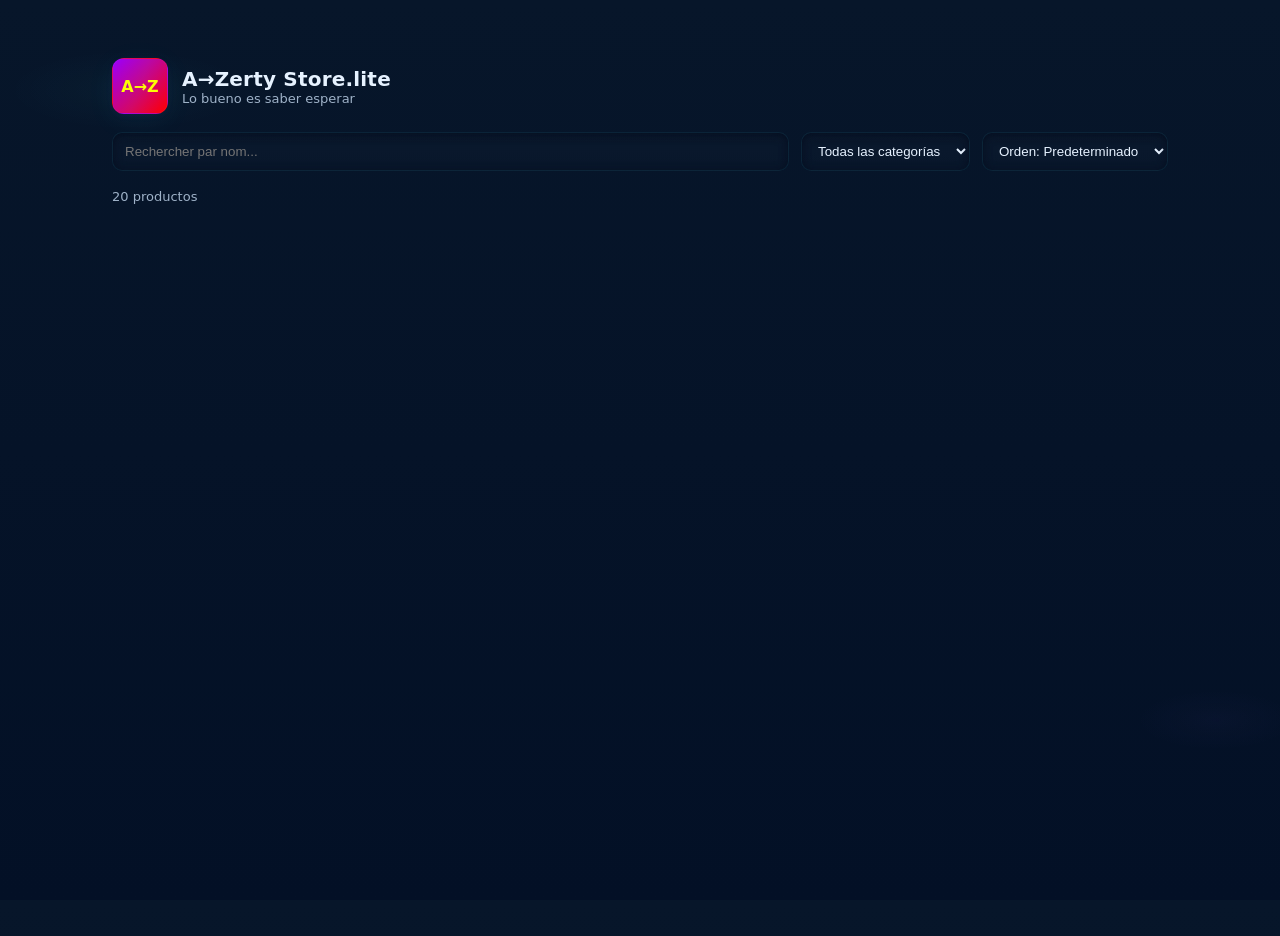
<file: AutoPost/Referencias/AzertyStore.html>
<!DOCTYPE html>
<html lang="en">
<head>
    <meta charset="UTF-8">
    <meta name="viewport" content="width=device-width, initial-scale=1.0">
    <title>Document</title>
    <link rel="stylesheet" href="style.css">
</head>
<body>
    <div class="wrap">
        <header>
          <div class="brand">
            <div class="logo">A→Z</div>
            <div>
              <h1>A→Zerty Store.lite</h1>
              <p class="lead">Lo bueno es saber esperar</p>
            </div>
          </div>
          <div style="text-align:right;color:var(--muted)">
          </div>
        </header>
    
        <div class="controls">
          <input id="search" class="stretch" type="text" placeholder="Rechercher par nom..." autocomplete="off">
          <select id="category">
            <option value="all">Todas las categorías</option>
            <option value="electronics">Electronics</option>
            <option value="jewelery">Jewelery</option>
            <option value="men's clothing">Men's Clothing</option>
            <option value="women's clothing">Women's Clothing</option>
        </select>

          <select id="sort">
            <option value="default">Orden: Predeterminado</option>
            <option value="price-asc">Precio ↑</option>
            <option value="price-desc">Precio ↓</option>
            <option value="title-asc">Nombre A→Z</option>
          </select>

        </div>
    
        <div class="stats"><span id="count">20</span> productos</div>
    
        <main>
          <div id="grid" class="grid"></div>
          <div id="empty" class="empty" style="display:none">No se encontraron productos.</div>
        </main>
    
      </div>
    
<script src="script.js"></script>
</body>
</html>
</file>
<file: AutoPost/Referencias/style.css>
:root{
    --bg-900:#031026; /* oscuro profundo */
    --bg-800:#07162a;
    --panel:#081220;
    --muted:#9fb2c8;
    --accent-1:#3ee7ff; /* cyan brillante */
    --accent-2:#8b5cf6; /* morado neón */
    --glass: rgba(255,255,255,0.03);
    --edge-glow: 0 6px 30px rgba(62,231,255,0.06), 0 2px 8px rgba(139,92,246,0.04);
    --card-border: rgba(126,136,155,0.06);
    font-family: Inter, ui-sans-serif, system-ui, -apple-system, 'Segoe UI', Roboto, 'Helvetica Neue', Arial;
  }

  *{box-sizing:border-box}
  html,body{height:100%}
  body{
    margin:0;
    min-height:100vh;
    color:#e6f2ff;
    background:
      radial-gradient(1200px 400px at 10% 10%, rgba(62,231,255,0.03), transparent 10%),
      radial-gradient(800px 300px at 95% 80%, rgba(139,92,246,0.03), transparent 10%),
      linear-gradient(180deg,var(--bg-800), var(--bg-900));
    -webkit-font-smoothing:antialiased;
    -moz-osx-font-smoothing:grayscale;
  }

  .wrap{max-width:1100px;margin:36px auto;padding:22px}

  header{display:flex;gap:16px;align-items:center;justify-content:space-between}
  .brand{display:flex;gap:14px;align-items:center}

  /* Logo: placa metálica con brillo neón */
  .logo{
    width:56px;height:56px;border-radius:12px;
    background:linear-gradient(135deg, rgb(153, 0, 255), rgb(255, 0, 0));
    box-shadow: var(--edge-glow);
    border:1px solid rgba(255,255,255,0.04);
    display:flex;align-items:center;justify-content:center;font-weight:700;color:yellow;
    position:relative;overflow:hidden;
  }
  .logo::after{
    content:'';position:absolute;inset:0;background:linear-gradient(90deg, transparent, rgba(62,231,255,0.06), transparent);transform:skewX(-20deg);opacity:0.6
  }

  h1{font-size:20px;margin:0;letter-spacing:0.2px}
  p.lead{margin:0;color:var(--muted);font-size:13px}

  .controls{display:flex;gap:12px;flex-wrap:wrap;margin:18px 0}

  /* Inputs con look "cristal tecnológico" */
  .controls input[type=text], .controls select{
    background:linear-gradient(180deg, rgba(255,255,255,0.018), rgba(255,255,255,0.01));
    border:1px solid rgba(62,231,255,0.06);
    padding:10px 12px;border-radius:10px;color:inherit;min-width:160px;
    box-shadow: 0 2px 8px rgba(2,6,23,0.6) inset;
    backdrop-filter: blur(6px);
  }
  .controls input[type=text]:focus, .controls select:focus{outline:none;border-color:var(--accent-1);box-shadow:0 8px 30px rgba(62,231,255,0.08)}

  .controls .stretch{flex:1;min-width:220px}

  .stats{color:var(--muted);font-size:13px;margin-bottom:8px}

  /* grid */
  .grid{display:grid;grid-template-columns:repeat(auto-fill,minmax(220px,1fr));gap:14px}

  /* Tarjetas con borde luminoso y efecto "panel" */
  .card{
    background:linear-gradient(180deg, rgba(255,255,255,0.02), rgba(255,255,255,0.01));
    border-radius:12px;padding:12px;border:1px solid var(--card-border);display:flex;flex-direction:column;gap:8px;
    box-shadow: var(--edge-glow);
    position:relative;overflow:hidden;
  }
  .card::before{
    content:'';position:absolute;left:-40%;top:-40%;width:160%;height:160%;background:radial-gradient(circle at 30% 30%, rgba(62,231,255,0.03), transparent 6%, rgba(139,92,246,0.02) 30%, transparent 40%);
    transform:rotate(12deg);pointer-events:none
  }

  .imgwrap{height:140px;display:flex;align-items:center;justify-content:center;background:linear-gradient(180deg, rgba(10,20,30,0.55), rgba(0,0,0,0.25));border-radius:10px;border:1px solid rgba(62,231,255,0.03);position:relative}
  .imgwrap img{max-height:120px;max-width:100%;object-fit:contain;filter:drop-shadow(0 6px 18px rgba(0,0,0,0.6))}

  .title{font-size:14px;font-weight:700;color:#eaf6ff}
  .cat{font-size:12px;color:var(--muted);display:flex;gap:8px;align-items:center}
  .cat::before{content:'⚙';opacity:0.14;margin-right:6px}
  .price{margin-top:auto;font-weight:800;color:var(--accent-1);letter-spacing:0.2px}

  .empty{padding:28px;text-align:center;color:var(--muted);background:linear-gradient(180deg, rgba(255,255,255,0.01), rgba(255,255,255,0.005));border-radius:10px;border:1px solid rgba(255,255,255,0.02)}

  footer{margin-top:20px;color:var(--muted);font-size:13px;text-align:center}

  /* pequeño efecto de circuito en el fondo usando pseudo-elemento global */
  .wrap{position:relative}
  .wrap::after{
    content:'';position:absolute;inset:0;pointer-events:none;opacity:0.06;background-image:
      radial-gradient(circle at 20% 10%, rgba(62,231,255,0.06), transparent 3%),
      linear-gradient(90deg, rgba(62,231,255,0.02) 0, transparent 10%);
    mix-blend-mode:overlay
  }

  @media (max-width:600px){header{flex-direction:column;align-items:flex-start}.controls{gap:8px}}
</file>
